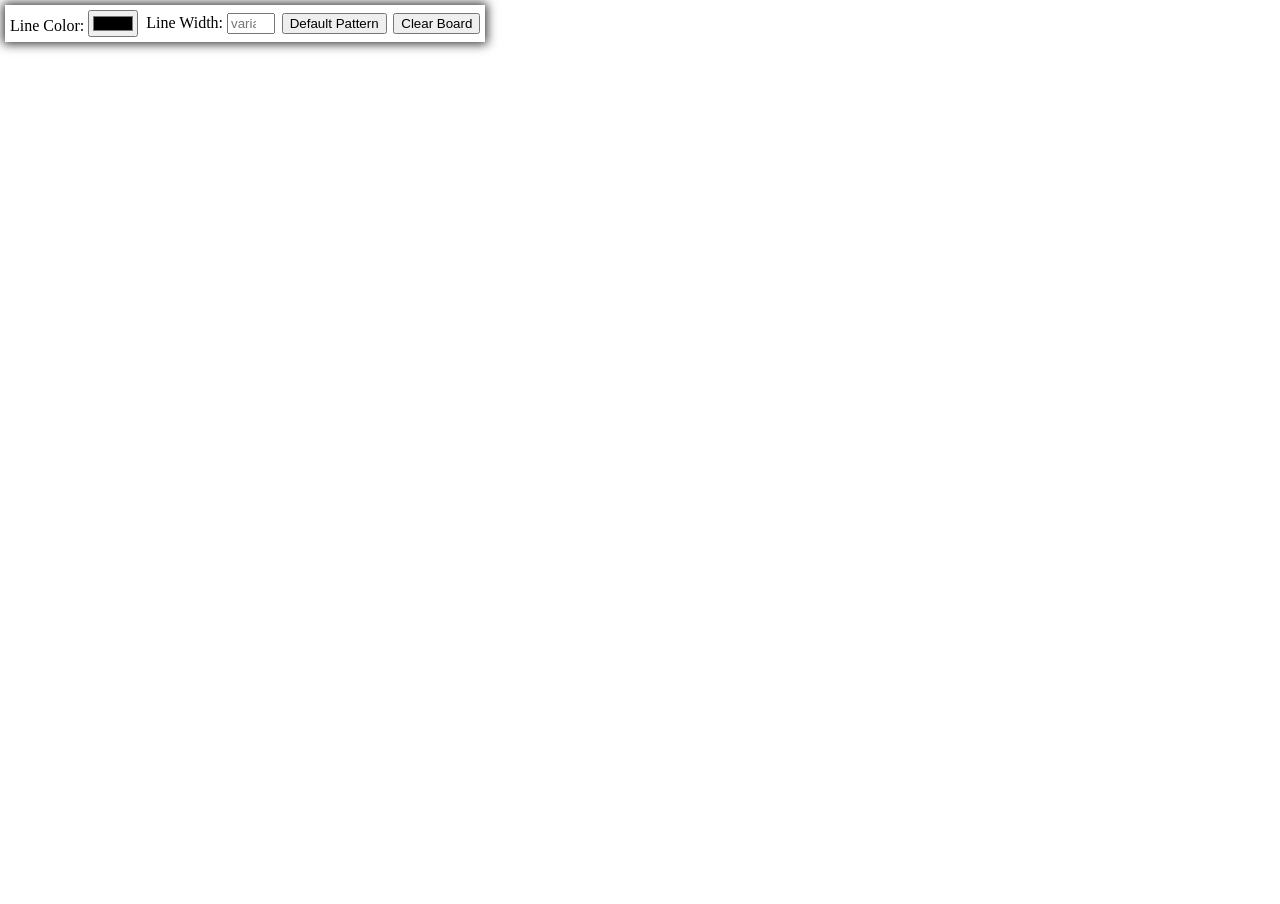
<file: artist/index.html>
<!DOCTYPE html>
<html lang="en">

<head>
    <meta charset="utf-8">
    <meta name="viewport" content="width=device-width,initial-scale=1.0">
    <title>Paint</title>
    <style>
        body{
            margin: 0;
        }
        form{
            display: flex;
            align-items: center;
            justify-content: center;
            flex-wrap: wrap;
            position: fixed;
            left: 5px;
            top: 5px;
            padding: 5px;
            box-shadow: 0 0 10px 2px rgba(0, 0, 0, .8);
        }
        form>*:not(:first-child){
            margin-left: .5em;
        }
    </style>
</head>

<body>
    <canvas id="draw"></canvas>
    <form id="controls" onsubmit="return false;">
        <label>Line Color: <input type="color"></label>
        <label>Line Width: <input type="number" max=50 min="10" placeholder="variable"></label>
        <input type="reset" value="Default Pattern" onclick="colorChosed=false;widthChosed=false;">
        <input type="button" value="Clear Board" onclick="ctx.clearRect(0, 0, window.innerWidth, window.innerHeight)">
    </form>
    <script type="text/javascript" src="script.js"></script>
</body>

</html>
</file>
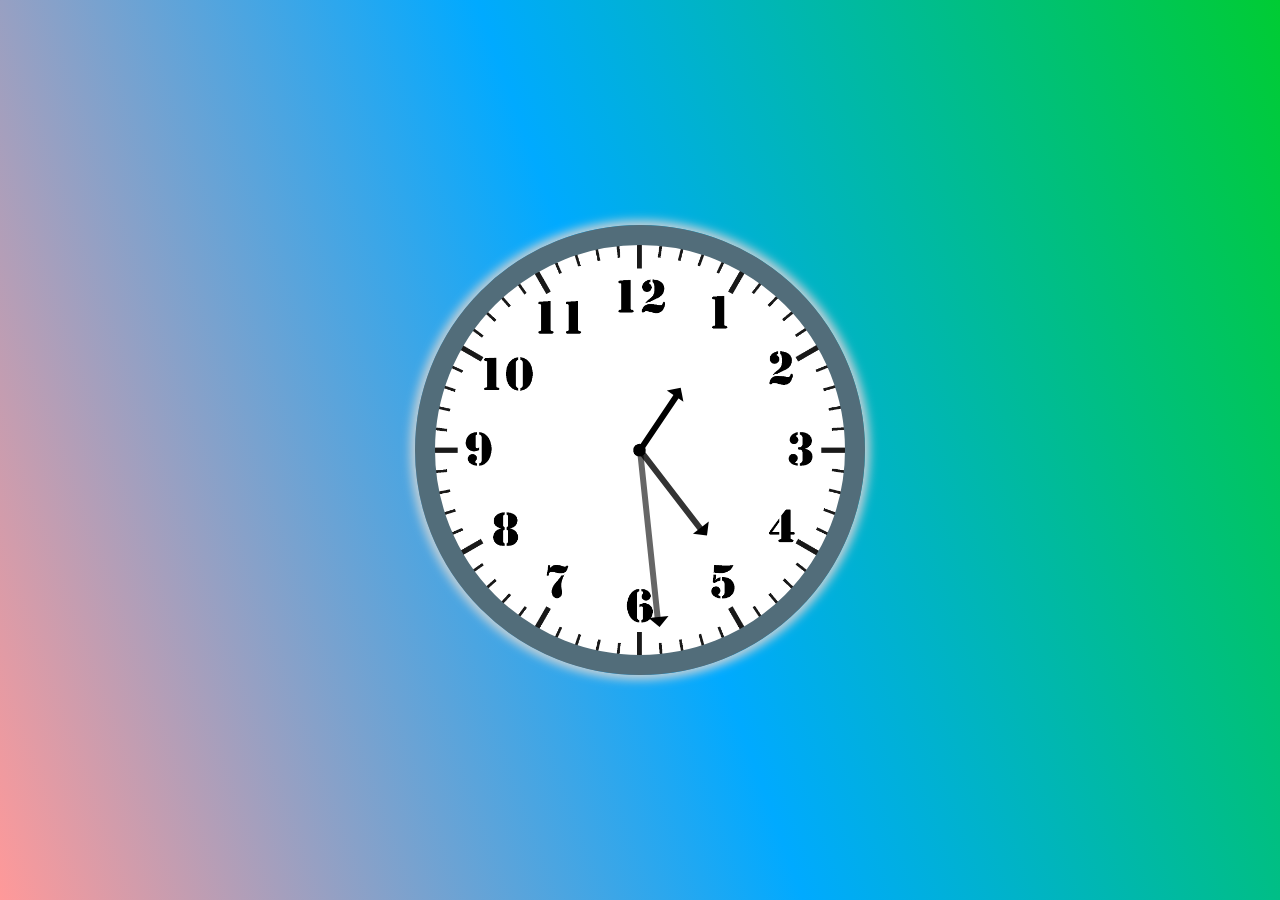
<file: clock/index.html>
<!DOCTYPE html>
<html lang="en">

<head>
    <meta charset="UTF-8">
    <meta name="viewport" content="width=device-width, initial-scale=1.0">
    <title>Clock</title>
    <link rel="stylesheet" href="style.css">
</head>

<body>
    <main class="clock">
        <div class="clock-face">
            <div class="hand hour-hand"></div>
            <div class="hand minute-hand"></div>
            <div class="hand second-hand"></div>
        </div>
    </main>
    <script>
        const secondHand = document.querySelector('.second-hand');
        const minuteHand = document.querySelector('.minute-hand');
        const hourHand = document.querySelector('.hour-hand');

        setDate = _ => {
            const date = new Date();
            let seconds = (date.getSeconds() / 60) * 360 + 90;
            let minutes = (date.getMinutes() / 60) * 360 + 90 + seconds / 60;
            let hour = (date.getHours() / 12) * 360 + 90 + minutes / 60;
            secondHand.style.transform = `rotate(${seconds}deg)`;
            minuteHand.style.transform = `rotate(${minutes}deg)`;
            hourHand.style.transform = `rotate(${hour}deg)`;
        }
        setInterval(setDate, 1000);
    </script>
</body>

</html>
</file>
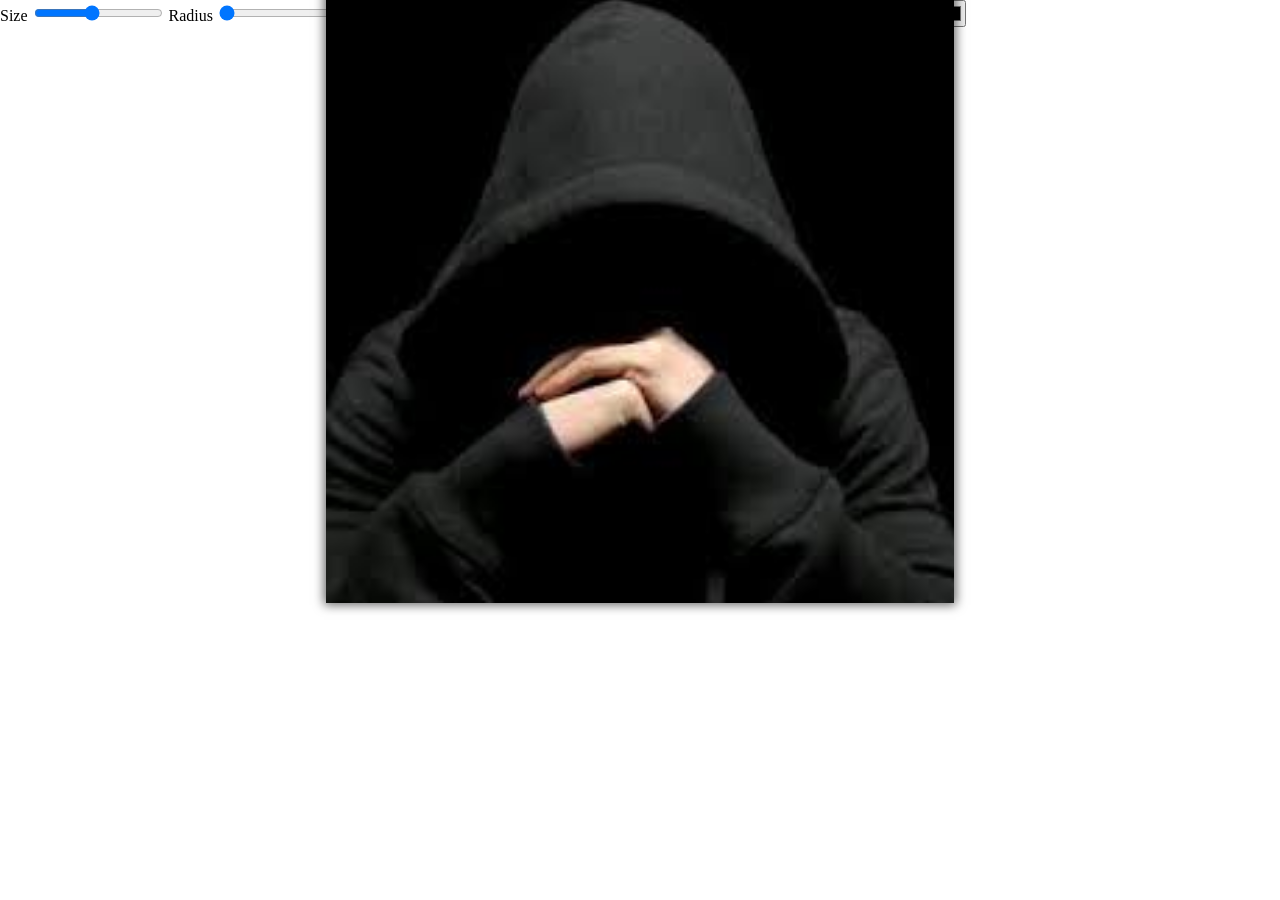
<file: css-variables-js/index.html>
<!DOCTYPE html>
<html lang="en">

<head>
    <meta charset="UTF-8">
    <meta name="viewport" content="width=device-width, initial-scale=1.0">
    <title>Manipulate CSS Variables</title>
    <link rel="stylesheet" href="style.css">
</head>

<body>
    <main>
        <form class="controls">
            <label for="size">Size</label>
            <input type="range" id="size" max="100" min="10" value="50" data-image="width">

            <label for="radius">Radius</label>
            <input type="range" id="radius" value="0" max="50" data-image="border-radius">

            <label for="blur">Shadow Blur</label>
            <input type="range" id="blur" data-property="blur" data-unit="px">
            
            <label for="spread">Shadow Spread</label>
            <input type="range" id="spread" data-property="spread" min="0" max="20" data-unit="px">
            
            <label for="color">Shadow Color</label>
            <input type="color" id="color" data-property="color">
        </form>

        <div class="wrapper">
            <img src="../css-variables\images\profile.png" alt="">
        </div>
    </main>

    <script>
        const image = document.querySelector('img');
        const controls = document.querySelectorAll('.controls input');
        controls.forEach(input => {
            input.addEventListener('mousemove', function () {
                if(this.dataset.image) image.style[`${this.dataset.image}`] = this.value + "%";
                else if(this.dataset.property){
                    document.documentElement.style.setProperty("--" + this.dataset.property, this.value + (this.dataset.unit||""));
                }
                else console.log('Not Working');
            })
        })
    </script>
</body>

</html>
</file>
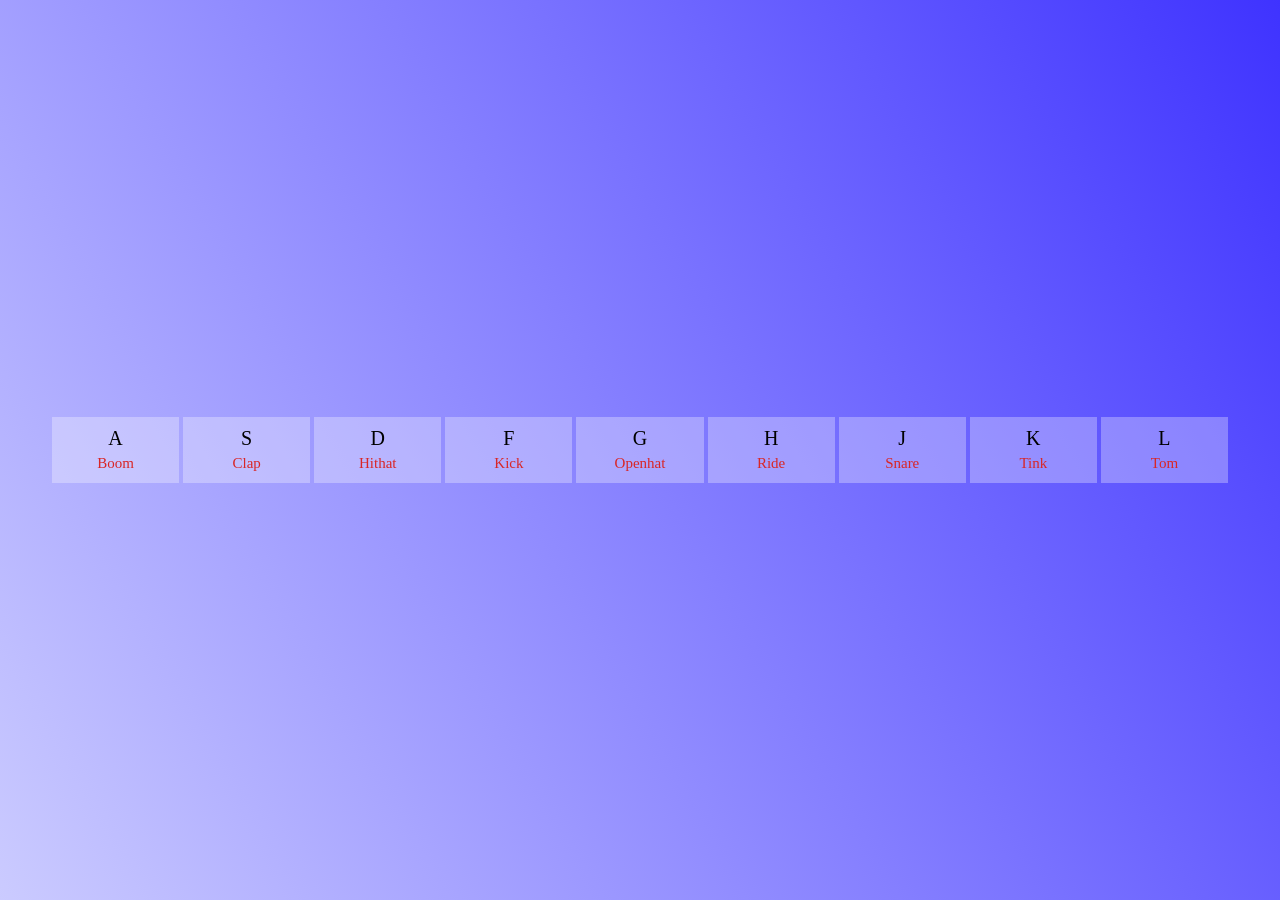
<file: drum-kit/index.html>
<!DOCTYPE html>
<html lang="en">
<head>
    <meta charset="UTF-8">
    <meta name="viewport" content="width=device-width, initial-scale=1.0">
    <title>Javascript Drum Kit</title>
    <link rel="stylesheet" href="style.css">
</head>
<body>
    <main>
        <div class="button" data-key="65">
            <div>A</div>
            <span>Boom</span>
        </div>
        <div class="button" data-key="83">
            <div>S</div>
            <span>Clap</span>
        </div>
        <div class="button" data-key="68">
            <div>D</div>
            <span>Hithat</span>
        </div>
        <div class="button" data-key="70">
            <div>F</div>
            <span>Kick</span>
        </div>
        <div class="button" data-key="71">
            <div>G</div>
            <span>Openhat</span>
        </div>
        <div class="button" data-key="72">
            <div>H</div>
            <span>Ride</span>
        </div>
        <div class="button" data-key="74">
            <div>J</div>
            <span>Snare</span>
        </div>
        <div class="button" data-key="75">
            <div>K</div>
            <span>Tink</span>
        </div>
        <div class="button" data-key="76">
            <div>L</div>
            <span>Tom</span>
        </div>
    </main>
    <audio data-key="65" src="sounds/boom.wav"></audio>
    <audio data-key="83" src="sounds/clap.wav"></audio>
    <audio data-key="68" src="sounds/hihat.wav"></audio>
    <audio data-key="70" src="sounds/kick.wav"></audio>
    <audio data-key="71" src="sounds/openhat.wav"></audio>
    <audio data-key="72" src="sounds/ride.wav"></audio>
    <audio data-key="74" src="sounds/snare.wav"></audio>
    <audio data-key="75" src="sounds/tink.wav"></audio>
    <audio data-key="76" src="sounds/tom.wav"></audio>
    <script>
        window.addEventListener('keydown', function(e){
            const sound = document.querySelectorAll(`audio[data-key='${e.keyCode}']`)[0];
            const button = document.querySelectorAll(`.button[data-key='${e.keyCode}'`)[0];
            if(!sound) return;
            sound.currentTime = 0;
            sound.play();
            button.classList.add('playing');
        })
        
        const removeClass = e =>{
            if(e.propertyName!='transform') return;
            e.target.classList.remove('playing');
        }

        const keys = document.querySelectorAll('.button');
        keys.forEach(key => {
            key.addEventListener('transitionend', removeClass);
        });
    </script>
</body>
</html>
</file>
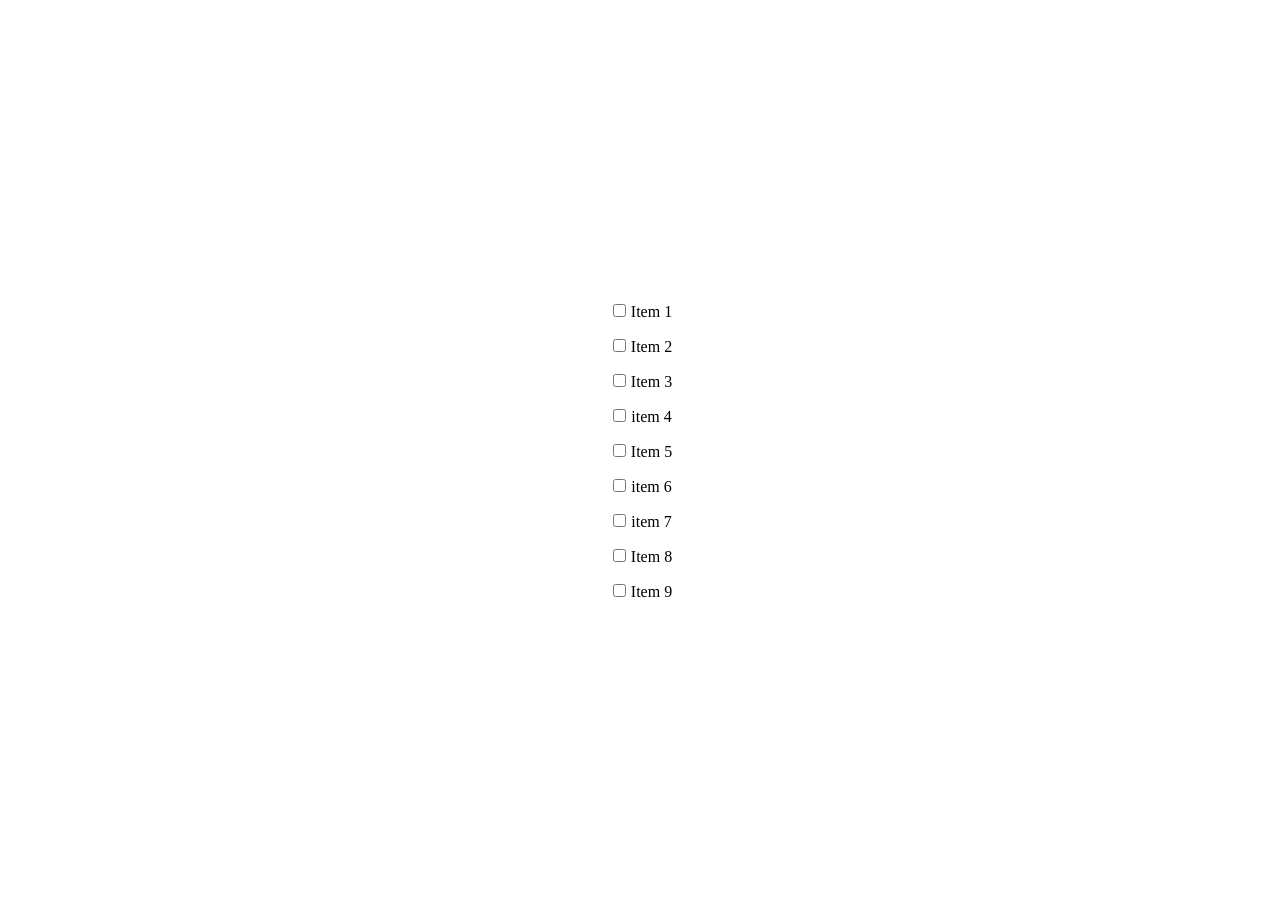
<file: multiple-checkbox/index.html>
<!DOCTYPE html>
<html>
    <head>
        <meta charset="utf-8">
        <meta name="viewport" content="width=device-width, initial-scale=1.0">
        <title>Multiple checkbox with Shift Key</title>
        <style type="text/css">
            body{margin: 0; display: flex;align-items: center;justify-content: center;}
            form{
                display: flex;
                flex-direction: column;
                align-items: center;
                justify-content:center;
                min-height: 100vh;
            }
            input, label{margin: 5px; padding: 1px;}
        </style>
    </head>
    <body>
        <form onsubmit="e.preventdefault;return false">
            <label><input type="checkbox">Item 1</label>
            <label><input type="checkbox">Item 2</label>
            <label><input type="checkbox">Item 3</label>
            <label><input type="checkbox">item 4</label>
            <label><input type="checkbox">Item 5</label>
            <label><input type="checkbox">item 6</label>
            <label><input type="checkbox">item 7</label>
            <label><input type="checkbox">Item 8</label>
            <label><input type="checkbox">Item 9</label>
        </form>
        <script type="text/javascript">
            let lastChecked;
            const checkboxes = document.querySelectorAll('input[type=checkbox');
            function selectMultiple(e){
                let inside = false;
                if(e.shiftKey && this.checked){
                    checkboxes.forEach(button=>{
                        if(button==this || button==lastChecked){
                            inside = !inside;
                        }
                        if(inside){
                            button.checked = true;
                        }
                    })
                }
                lastChecked = this;
            }

            checkboxes.forEach(button=>{
                button.addEventListener('click', selectMultiple);
            })
        </script>
    </body>
</html>
</file>
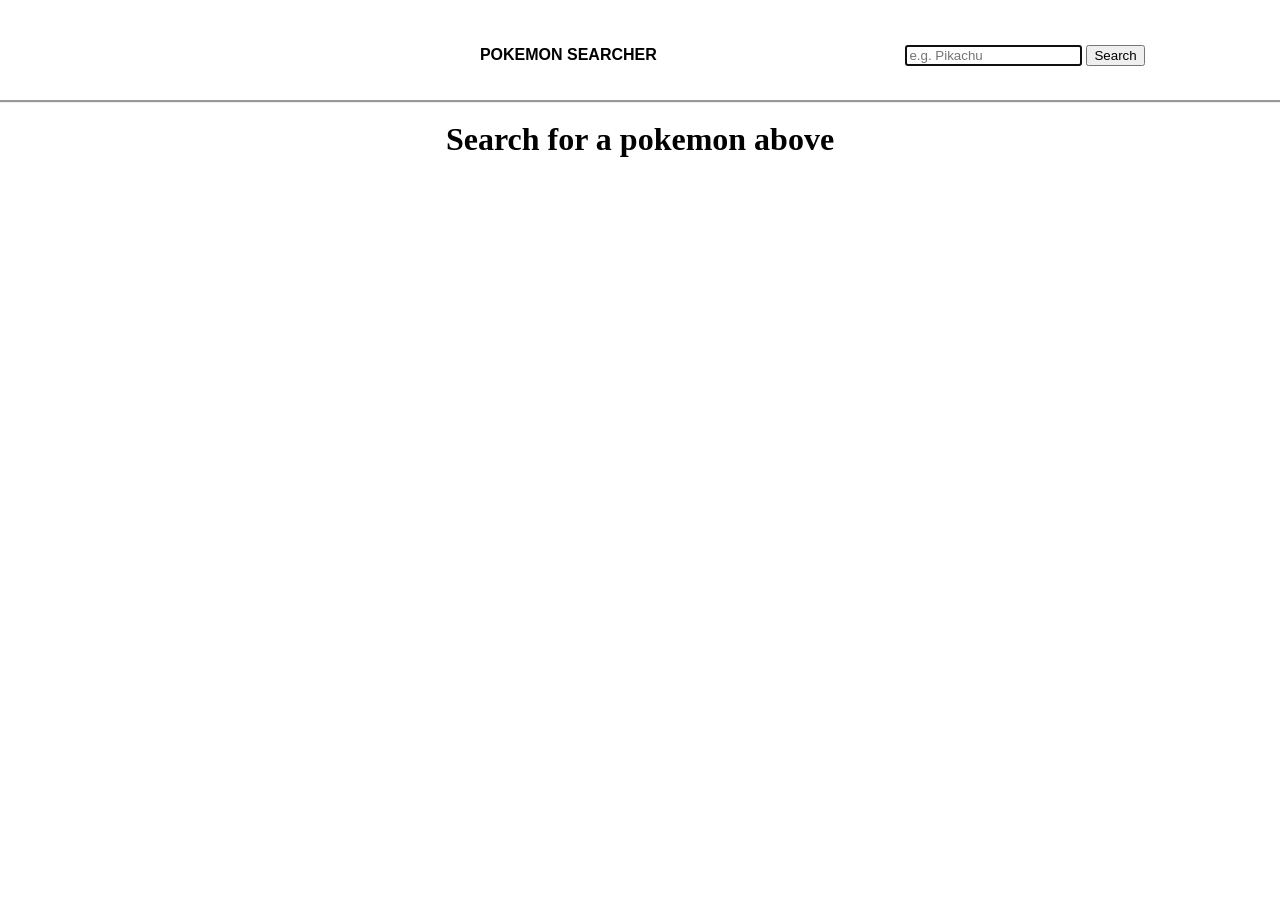
<file: pokedex/index.html>
<!DOCTYPE html>
<html lang="en">
<head>
    <meta charset="utf-8">
    <meta name="viewport" content="width=device-width, initial-scale=1.0">
    <title>PokeDex</title>
    <link rel="stylesheet" href="style.css">
</head>
<body>
    <header>
        <div class="logo"></div>
        <span class="logo-text">Pokemon Searcher</span>
        <label><input list="search" type="search" autofocus placeholder="e.g. Pikachu"><button class="load">Search</button></label>
        <datalist id="search">
        </datalist>
    </header>
    <h1>Search for a pokemon above</h1>
    <span id="loader"></span>
    <main>
        <section id="image"></section>
        <section id="basic-details"></section>
    </main>
    <h2 style="display: none;">You may also like</h2>
    <section id="more">
        <section class="suggestion">
            <div class="name"></div>
        </section>
        <section class="suggestion">
            <div class="name"></div>
        </section>
        <section class="suggestion">
            <div class="name"></div>
        </section>
        <section class="suggestion">
            <div class="name"></div>
        </section>
        <section class="suggestion">
            <div class="name"></div>
        </section>
    </section>
    <footer></footer>
    <script type="text/javascript">

        function handleImage(url, element){
            const img = document.createElement('img');
            img.onerror = function(){
                element.style.backgroundImage = `url("images/unavailable.png")`;
            }
            img.src = url;
            img.remove();
        }

        const endpoint = "https://pokeapi.co/api/v2/pokemon/";
        const more = document.querySelectorAll('.suggestion');
        const heading = document.querySelector('h1');
        const main = document.querySelector('main');
        const loader = document.querySelector('#loader')

        function catchPokemon(){
            let name = ((this.value && this.value.toLowerCase() )|| this.firstElementChild.innerHTML.toLowerCase());
            loader.style.display = 'block';
            fetch(endpoint + name).then(response=>response.json()).then(
                data=>{
                    const imageUrl = data.sprites?.other?.dream_world?.front_default || data.sprites?.front_default;
                    document.querySelector('h1').innerHTML = ``;
                    document.getElementById('image').style.backgroundImage = `url("${imageUrl}")`;
                    handleImage(imageUrl, document.getElementById("image"));
                    let details = `<h2>${data.name}</h2>`;
                    data.types.forEach(type=>{
                        details += `<span class="type">${type.type.name}</span>`;
                    })
                    details += `<a target="_blank" class="know" href="https://bulbapedia.bulbagarden.net/w/index.php?title=${data.name}">Know More</a>`;
                    document.getElementById('basic-details').innerHTML = details;
                    generateMore(data.id);
                    main.style.display = 'flex';
                    loader.style.display = 'none';

                }).catch(function(e){
                    console.error(e)
                    heading.innerHTML = `${name} not found`;

                    main.style.display = 'none';
                    loader.style.display = 'none';
                })
            search.value = '';
        }

        function addToMore(id, i){
            fetch(endpoint + id).then(response=>response.json()).then(data=>{
                const imageUrl = data.sprites?.other?.dream_world?.front_default || data.sprites?.front_default;
                more[i].style.display = "block";
                more[i].style.backgroundImage = `url("${imageUrl}")`;
                handleImage(imageUrl, more[i]);
                more[i].firstElementChild.innerHTML = `<button>${data.name}</button>`;

            }).catch(function(){
                more[i].style.display = "none";
            });
        }

        const generateMore = id =>{
            const arr = [];
            let i = -3;
            while(arr.length<5){
                if((id + ++i) > 0 && ((id+i)!=id)) arr.push(id+i);
            }
            document.querySelector('main+h2').style.display="inline-block";
            arr.forEach((id, i)=>{
                addToMore(id, i);
            })
        }

        const search = document.querySelector('input[type=search]');
        search.addEventListener('change', catchPokemon);
        const buttons = document.querySelectorAll('.suggestion .name');
        buttons.forEach(button=>button.addEventListener('click', catchPokemon))


        // Generate list for search box
        const pokemons = [];
        fetch("https://pokeapi.co/api/v2/pokemon?limit=-1").then(list=>list.json()).then(
            list=>pokemons.push(...list.results.map(pokemon=>pokemon.name))
        )
        const list = document.getElementById('search');

        function filterMatches(match, pokemons){
            return pokemons.filter(name=>name.toLowerCase().includes(match)).sort();
        }
        function showMatches(){
            if(!this.value) return;
            const filtered = filterMatches(this.value.toLowerCase(), pokemons).slice(0, 5);
            list.innerHTML = filtered.reduce((options, name)=>options + `<option>${name}</option>`, "")
        }

        search.addEventListener('keyup', showMatches);

    </script>
</body>
</html>
</file>
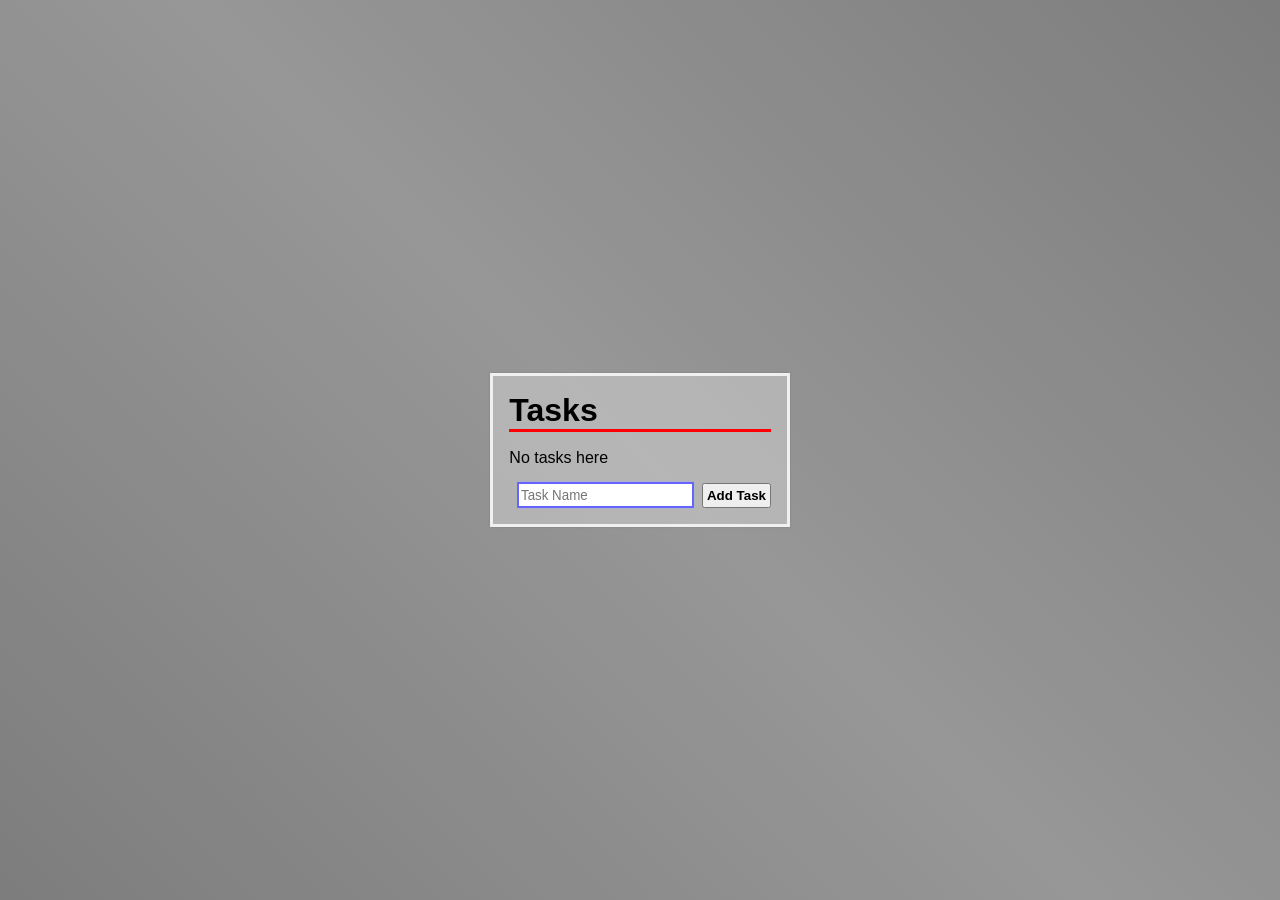
<file: sasta-todo/index.html>
<!DOCTYPE html>
<html>
    <head>
        <meta charset="utf-8">
        <meta name="viewport" content="width=device-width,initial-scale=1.0">
        <title>TODO List</title>
        <link href="todo.css" type="text/css" rel="stylesheet">
    </head>
    <body>
        <span id="loader"></span>
        <main>
            <h1>Tasks</h1>
            <ul class="tasks"></ul>
            <span>No tasks here</span>
            <form class="add">
                <label for="addItem"></label>
                <input type="text" placeholder="Task Name" id="addItem" required disabled autocomplete="off" autofocus>
                <input type="submit" value="Add Task" disabled>
            </form>
            <div class="control">
                <button name="check">Mark all as Done</button>
                <button name="uncheck">Uncheck all</button>
                <button name="clear">Remove all</button>
            </div>
        </main>
        <script type="text/javascript" src="list.js"></script>
    </body>
</html>
</file>
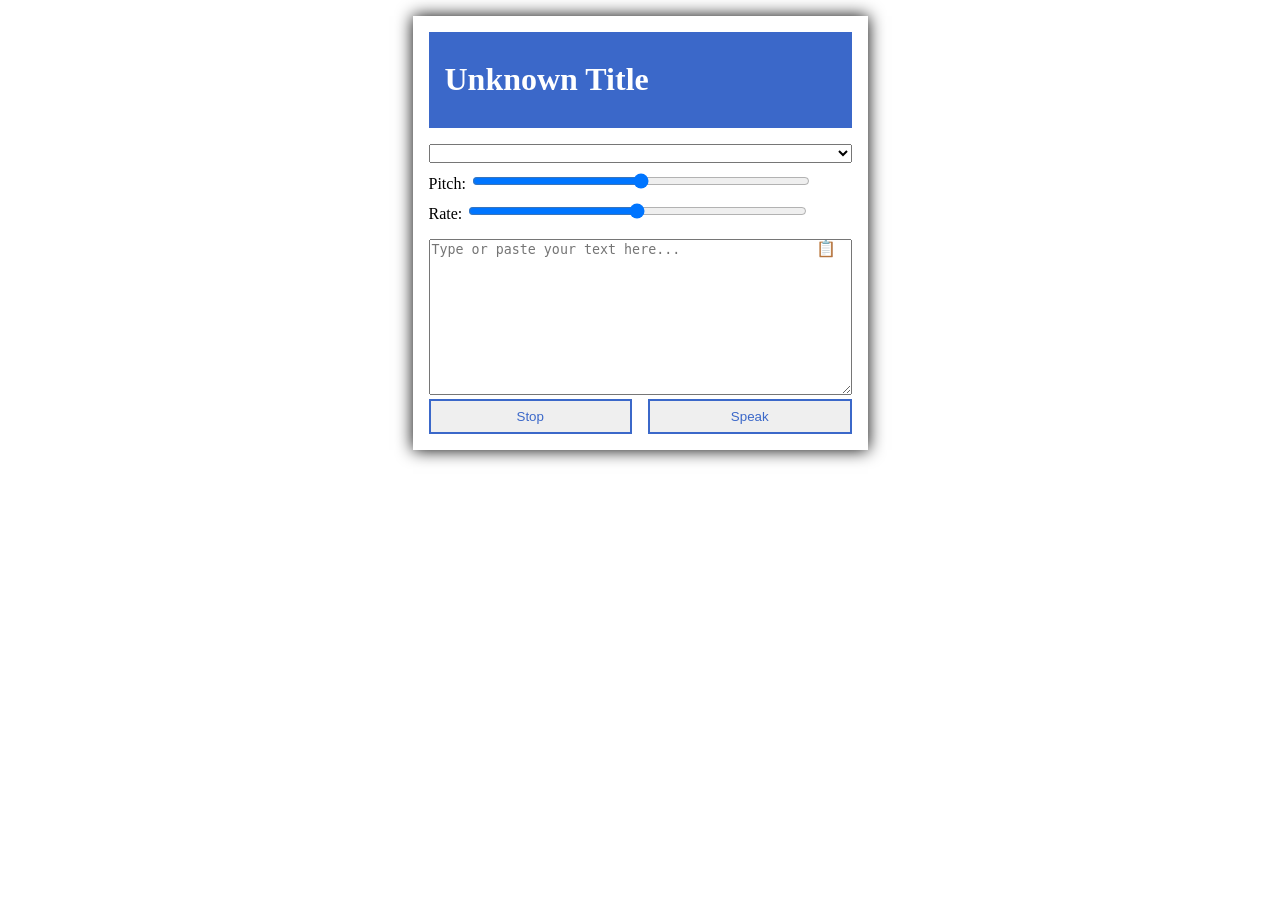
<file: speaking-page/index.html>
<!DOCTYPE html>
<html lang="en">
<head>
    <meta charset="UTF-8">
    <meta name="viewport" content="width=device-width, initial-scale=1.0">
    <title>Speaking Words</title>
    <style>
        :root{--secondary: hsl(221, 57%, 51%);}
        button, textarea, input{outline: none;}
        main{
            min-width: 300px;
            margin: auto;
            display: flex;
            flex-flow: wrap column;
            width: max-content;
            /* background-color: rgb(93 87 87); */
            box-shadow: 0 0 1em #000;
            padding: 1em;
            margin-top: 1em;
        }
        #options{
            width: 100%;
            display: flex;
            flex-flow: column;
            gap: 8px;
            padding: 1em 0;
        }
        [type=range]{width: 80%;}
        .paste{position: absolute;right: 1em;cursor: pointer;}
        footer{display: flex;width: 100%;gap: 1em;}
        footer>button{flex: 1; border: 2px solid var(--secondary);color: var(--secondary);padding: 8px;font-weight: 500;}
        button:hover{
            background-color: var(--secondary);
            color: #fff;
        }

        header{
            padding: 8px 1em;
            background-color: var(--secondary);
            color: #fff;
        }
    </style>
</head>
<body>
    <main>
        <header><h1>Unknown Title</h1></header>
        <section id="options">
            <select name="voice">
                <option>Choose a Language</option>
            </select>
            <label>Pitch: <input type="range" name="pitch" max="100" min="0" step="1"></label>
            <label>Rate: <input type="range" name="rate" max="100" min="0" step="1"></label>
        </section>
        <section style="position: relative;">
            <textarea name="text" cols="50" rows="10" placeholder="Type or paste your text here..."></textarea>
            <span class="paste" title="Click to paste text from clipboard">📋</span>
        </section>
        <footer>
            <button id="stop">Stop</button>
            <button id="speak">Speak</button>
        </footer>
    </main>
    <script src="speak.js" async></script>
</body>
</html>
</file>
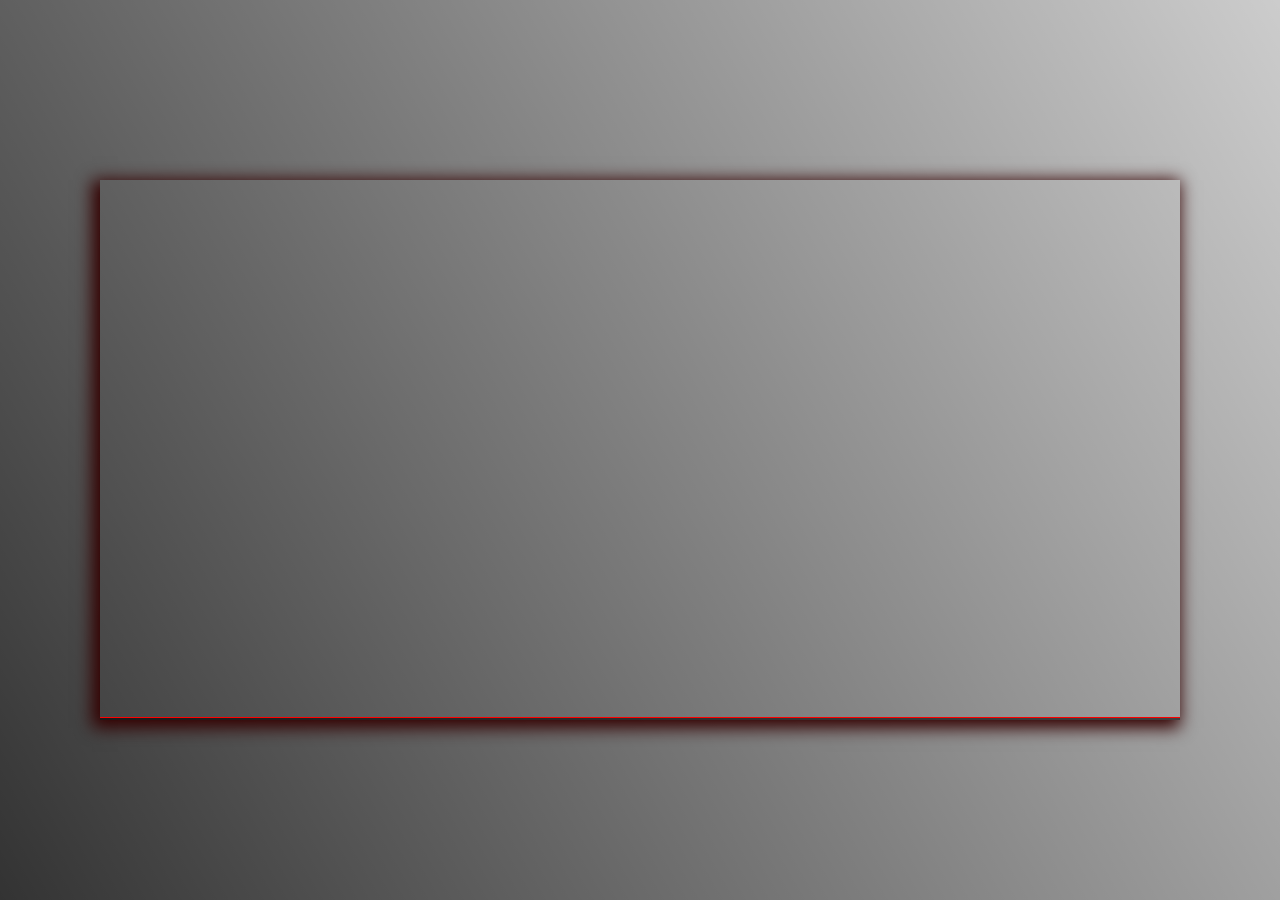
<file: watch-me/index.html>
<!DOCTYPE html>
<html lang="en">
    <head>
        <meta charset="utf-8">
        <meta name="viewport" content="width=device-width, initial-scale=1.0">
        <title>Custom Video Player</title>
        <link rel="stylesheet" href="player.css">
        <link href="https://fonts.googleapis.com/icon?family=Material+Icons" rel="stylesheet">
    </head>
    <body>
        <main>
            <video src="video.mp4"></video>
            <div id="controls">
                <div id="progress">
                    <div id="progress_filled"></div>
                </div>
                <button class="player__button toggle play"></button>
                <label class="slide">
                    <span class="material-icons">volume_down</span>
                    <input type="range" class="player__slider" name="volume" step="0.1" min="0" max="1" value="0.8">
                </label>
                <label class="slide">
                    <span class="material-icons">fast_forward</span>
                    <input type="range" class="player__slider" name="playback" min="0.2" max="2" step="0.2" value="1">
                </label>
                <button data-skip="-10" class="player__button"><i class="material-icons">navigate_before</i><i class="material-icons">navigate_before</i>10s</button>
                <button data-skip="+25" class="player__button">25s<i class="material-icons">navigate_next</i><i class="material-icons">navigate_next</i></button>
            </div>
        </main>
        <script type="text/javascript" src="control.js"></script>
    </body>
</html>
</file>
<file: clock/style.css>
:root{
    --clock-size: 50vh;
    --hand-width: 6px;
    --border-width: 20px;
    --arrow-width: 10px;
}
body{
    box-sizing: border-box;
}
*, *::after, *::before{
    box-sizing: inherit;
}

body{
    height: 100vh;
    margin: 0;
    background: linear-gradient(70deg, rgba(255, 0, 0, .4), hsl(200, 100%, 50%), hsl(135, 100%, 40%));

    display: flex;
    align-items: center;
    text-align: center;
}
main{
    width: var(--clock-size);
    height: var(--clock-size);
    border-radius: 50%;
    position: relative;
    padding: 2rem;
    border: var(--border-width) solid hsl(200, 20%, 40%);
    margin: auto;
    background: url('images/clock-bg.png');
    background-size: 125%;
    background-position: center;
    box-shadow: 0 0 10px 5px hsl(200, 20%, 80%);
}
.clock-face{
    position: relative;
    width: 100%;
    height: 100%;
    transform: translateY(-3px);
}
.hand{
    width: 50%;
    height: var(--hand-width);
    background: rgba(0, 0, 0, .6);
    border-radius: 2px;

    position: absolute;
    top: 50%;
    transform-origin: 100%;
}
.hour-hand{
    width: 20%;
    left: calc(50% - 20%);
    background: rgba(0, 0, 0, 1);
    z-index: 2;
}

.minute-hand{
    width: 30%;
    left: 20%;
    background: rgba(0, 0, 0, .8);
    z-index: 1;
}
.hand::before{
    content: '';
    position: absolute;
    left: -5px;
    top: -100%;

    background: transparent;
    border-top: var(--arrow-width) solid transparent;
    border-bottom: var(--arrow-width) solid transparent;

    border-right: var(--arrow-width) solid rgba(0, 0, 0, 1);
    width: 0;
    height: 0;
}

@media (max-height: 600px){
    :root{
        --border-width: 5px;
        --arrow-width: 5px;
        --hand-width: 4px;
    }
    .hand::before{
        left: -4px;
        top: -80%;
    }
}
</file>
<file: css-variables-js/style.css>
:root{
    --color: rgba(0, 0, 0, .6);
    --spread: 2px;
    --blur: 10px;
}
body{
    margin: 0;
}
.wrapper{
    display: flex;
    justify-content: center;
    align-items: center;
    max-height: 100vh;
    height: 500px;
    padding: 1vw;
}
img{
    /* filter: drop-shadow(0 0 var(--blur) var(--color)); */
    width: 50%;
    box-shadow: 0 0 var(--blur) var(--spread) var(--color);
}
</file>
<file: drum-kit/style.css>
body{
    box-sizing: border-box;
    margin: 0;
}
*::after, *::before{
    box-sizing: inherit;
}
main{
    display: flex;
    min-height: 100vh;
    justify-content: center;
    align-items: center;
    background: linear-gradient(60deg, rgba(125, 125, 255, .4), rgba(15, 0, 255, .8));
    text-align: center;
    padding: 0 50px;
}
.button{
    background: rgba(255, 255, 255, .3);
    flex: 1 .5 100px;
    margin: 2px;
    padding: 10px;
    cursor: pointer;
    transition: all .07s linear;
    font-size: 20px;
}

.button span{
    color: hsl(0, 70%, 50%);
    font-size: 15px;
}

.playing{
    transform: scale(1.1);
    border: 5px solid rgba(255, 255, 0, .9);
}
@media(max-width: 600px){
    main{
        flex-wrap: wrap;
    }
}
</file>
<file: pokedex/style.css>
*{
    box-sizing: border-box;
    transition: all 300ms cubic-bezier(0.01, 0.47, 1, 1.6);
}
body{
    margin: 0;
    /* padding: 0 8px; */
}
#loader{
    position: absolute;
    top: 50%;
    left: 50%;
    transform: translate(-50%, -50%);
    display: none;

    height: 5em;
    width: 5em;
    border: 1em dotted rgba(125, 125, 125, .8);
    border-radius: 50%;
    animation: revolve 1s infinite forwards;

    z-index: 5;
}
header{
    height: 10vh;
    display: flex;
    align-items: center;
    justify-content: space-around;
    box-shadow:  0 0 1px 2px rgba(125, 125, 125, .8);
    min-height: 100px;
    padding: 10px;
    background-color: rgba(255, 255, 255, .8);
    flex-wrap: wrap;

    position: sticky;
    top: 0;
}
header>*{flex: 0 0 auto; margin: 5px;}
.logo{
    background-image: url(" https://source.unsplash.com/random?pikachu ");
    background-position: center;
    background-size: cover;
    height: 100%;
    flex-basis: 100px;
}
.logo-text{font-family: Verdana, Geneva, Tahoma, sans-serif;font-weight: bold;text-transform: uppercase;text-decoration: wavy;}

header>label{
    display: flex;
    color: red;
    flex-basis: 100px;
}
header>label>*{
    margin: 2px;
}

h1{
    text-align: center;
}

main{
    display: none;
    margin: auto;
    width: 80%;
    max-width: 800px;
    grid-template-columns: 1fr 1fr;
    flex-wrap: wrap;
    align-items: center;
    text-transform: capitalize;
    padding: 20px;
    border: 2px outset #000;
    border-radius: 10px;

    box-shadow: inset 0 0 5px 20px rgba(255, 0, 0, 1), inset 0 0 0 21px rgba(0, 0, 0, .9);
}

main>*{
    flex: 1 1 300px;
}

#image{
    height: 50vh;
    background-position: center;
    background-size: contain;
    background-repeat: no-repeat;
}

#basic-details{
    padding: 0 0 3em 3em;
    border: 1em ridge;
    border-bottom-left-radius: 100px;
    display: flex;
    flex-wrap: wrap;
    justify-content: space-between;
    align-items: center;
    margin-right: .8em;

    box-shadow: inset 0 0 0 5px rgba(125, 125, 125, .8);
}
#basic-details>h2{
    flex-basis: 100%;
}

.type{
    background-color: rgba(0, 0, 0, .3);
    border-radius: .2em;
    margin: .2em;
    padding: .2em;
}
.know{
    margin-right: 20px;
    text-decoration: none;
    color: hsl(125, 100%, 100%);
    font-weight: 400;
    background-color: rgba(0, 0, 0, 1);
    text-align: center;
    padding: 1em;
    border-radius: 1em;
}

#more{
    display: flex;
    flex-wrap: wrap;
    justify-content: space-around;
}
.suggestion{
    display: none;
    margin: 10px;
    flex: 0 0 calc(33% - 20px);
    height: 200px;
    box-shadow: 0 0 5px 5px rgba(0, 0, 0, .3);

    background-size: contain;
    background-position: center;
    background-repeat: no-repeat;
    min-height: 10em;
}
.suggestion .name{
    visibility: hidden;
    transition-duration: 10ms;
}
.suggestion:hover .name{
    width: 100%;
    height: 100%;
    background: rgba(255, 255, 255, .7);
    visibility: visible;
    display: flex;
    align-items: flex-start;
    justify-content: flex-start;
}
.name button{
    height: 40px;
    box-shadow: 0 0 5px 5px rgba(0, 0, 0, .3);
    margin: 1em;
    
    font-weight: bolder;
    text-transform: uppercase;
    font-family: Verdana, Geneva, Tahoma, sans-serif;
    cursor: pointer;
}
.suggestion:hover, .suggestion:focus{
    transform: scale(1.1);
    border: 5px ridge rgba(0, 0, 0, .2);
}

@keyframes revolve{
    from{
        transform: rotate(1deg);
    }
    to{
        transform: rotate(359deg);
    }
}
</file>
<file: sasta-todo/todo.css>
*{box-sizing: border-box;}
body{
    margin: 0;
    /* background-image: url('https://source.unsplash.com/random?programming'); */
    background-size: cover;
    display: flex;
    justify-content: center;
    align-items: center;
    min-height: 100vh;
    padding: 5em 0;
    font-family: 'Segoe UI', "Opera", Geneva, Verdana, sans-serif;
    background: repeating-linear-gradient(45deg,
                                            rgba(125, 125, 125),
                                            rgba(125, 125, 125, .8),
                                            rgba(125, 125, 125));
}
#loader{
    position: fixed;
    width: 2em;
    height: 2em;
    /* background: linear-gradient(red, blue); */
    border-radius: 50%;
    border: 2px solid red;
    border-top-color: hsl(0, 100%, 50%);
    border-right-color: hsl(90, 100%, 50%);
    border-bottom-color: hsl(180, 100%, 50%);
    border-left-color: hsl(270, 100%, 50%);
    z-index: 5;
    animation: loading 350ms infinite linear;
}
.loaded>#loader{display: none;}
#loader::after, #loader::before{
    position: absolute;
    top: calc(50% - 2px);
    content: '';
    width: 1em;
    height: 4px;
    background: linear-gradient(90deg,blue, red);
}
#loader::before{left: -100%;}
#loader::after{right: -100%;}
main{
    /* position: absolute;top: 50%;left: 50%;transform: translate(-50%, -50%); */
    background-color: rgba(255, 255, 255, .3);
    border: .2em solid rgba(255, 255, 255, .8);
    padding: 1em;
    box-shadow: 0 0 2px .1px rgba(125, 125, 125);
    min-width: 250px;
    max-width: calc(100% - .4em);
    transform: rotateY(90deg);
    opacity: 0;
    transition: transform 300ms linear, opacity 250ms ease;
}
.loaded main{
    transform: rotateY(0deg);
    opacity: 1;
}
main>h1{
    font-size: 2em;
    border-bottom: 3px solid #f00;
    margin: 0;
}
.tasks{
    display: flex;
    flex-flow: wrap column;
    gap: 2px;
    margin-bottom: 1px;
}
.tasks>label{word-break: break-all;padding: 3px;font-weight: 600;}
.tasks input{margin-top: auto; margin-bottom: auto;}
.tasks+span{display: none;}
.tasks:empty+span{display: block;}
.tasks input:checked+span{
    text-decoration: line-through;
    color: rgba(0, 0, 0, .9);
    font-weight: normal;
}
form.add{display: flex;margin-top: 1em;gap: .5em;}
form>input{flex: 1;}
input, input:hover, input:focus, button, button:hover, button:focus{
    outline: none;
}
.add>input:first-of-type:focus{
    transform: scaleY(1.1);
    border: 2px solid rgba(100, 100, 255, 1);
}
.add>input:invalid+input[type=submit]{
    cursor: no-drop;
}
.add>[type=submit]{
    padding: .2em;
    font-family: Verdana, Geneva, Tahoma, sans-serif;
    font-weight: bold;
}

.control{
    position: absolute;
    margin: auto;
    bottom: -5em;
    display: flex;
    flex-flow: wrap row;
    gap: .2em;
    left: 0;
    right: 0;
    animation: none;
}
.tasks:empty~.control{
    display: none;
}
.control>button{
    appearance: none;
    border: 2px solid rgba(255, 0, 0, .6);
    background: rgba(0, 0, 0, .7);
    color: rgba(255, 255, 255, .8);
    padding: .4em;
    flex-grow: 1;
    flex-basis: calc(50% - .4em);
}
button[name=clear]{flex-grow: 2;}
.control>button:hover{
    border-left: 4px solid #00f;
    box-shadow: inset 0 0 1px 1px rgba(255, 255, 255, .8);
}

@keyframes loading{
    from{
        transform: rotate(0deg);
    }
    to{
        transform: rotate(359deg);
    }
}

@media(min-width: 700px){
    .control{
        position: fixed;
        left: -20vw;
        right: auto;
        bottom: 1em;
        flex-flow: nowrap column;
    }
    .control>button{
        max-height: 50px;
        padding: .5em;
    }
}
</file>
<file: watch-me/player.css>
*{box-sizing: border-box;}
body{margin: 0;display: flex;align-items: center;justify-content: center;min-height: 100vh;background: linear-gradient(60deg, rgba(0, 0, 0, .8), rgba(0, 0, 0, .2));}
main{
    min-height: 200px;
    height: 60vh;
    margin: 0;
    display: flex;
    align-items: center;
    justify-content: center;
    position: relative;
    overflow: hidden;
    box-shadow: -4px 4px 1em 4px hsl(0, 100%, 10%);
}
video{
    height: 100%;
    margin: auto;
}
video:focus{
    outline: none;
}
main>#controls{
    position: absolute;
    bottom: 0;
    display: flex;
    width: 100%;
    flex-wrap: wrap;
    align-items: center;
    align-content: center;
    justify-content: space-evenly;
    background-color: rgba(0, 0, 0, .6);
    color: #fff;
    transition: all 300ms;
}
main:not(:hover) #controls{
    transform: translateY(1.25em);
}
.slide{
    display: flex;
    align-items: center;
    flex-direction: column-reverse;
    justify-content: space-around;
    box-sizing: border-box;
    padding: .2em;
}
.slide>span{
    font-size: 1em;
}
.player__slider{
    width: 5em;
    height: .4em;
    visibility: hidden;
    position: absolute;
}
.slide:hover .player__slider{
    visibility: visible;
}
.player__button{
    background: transparent;
    appearance: none;
    outline: 0;
    border: 0;
    font-weight: bold;
    color: #fff;
}
.player__button:not(.toggle){
    display: flex;
    align-items: center;
}
.player__button>i{
    font-size: .8em;
}
.toggle::before{
    position: absolute;
    content: "";
    transform: translate(-50%, -50%);
    --border-width: .5em;
}
.play::before{
    width: 0;
    height: 0;
    border-left: var(--border-width) solid #fff;
    border-top: var(--border-width) solid transparent;
    border-bottom: var(--border-width) solid transparent;
}
.pause::before{
    width: .5em;
    height: 1em;
    --border-width: .2em;
    border-left: var(--border-width) solid #fff;
    border-right: var(--border-width) solid #fff;
}
#progress{
    position: relative;
    top: 0;
    background: #f00;
    height: 1px;
    width: 100%;
}
#progress_filled{
    position: absolute;
    top: 0;
    width: 0;
    background: #fff;
    height: 2px;
}
#progress_filled::after{
    content: "";
    position: absolute;
    width: .5em;
    height: .5em;
    left: calc(100% - .5em);
    transform: translateY(-50%);
    border-radius: 50%;
    background: #00f;
}
</file>
